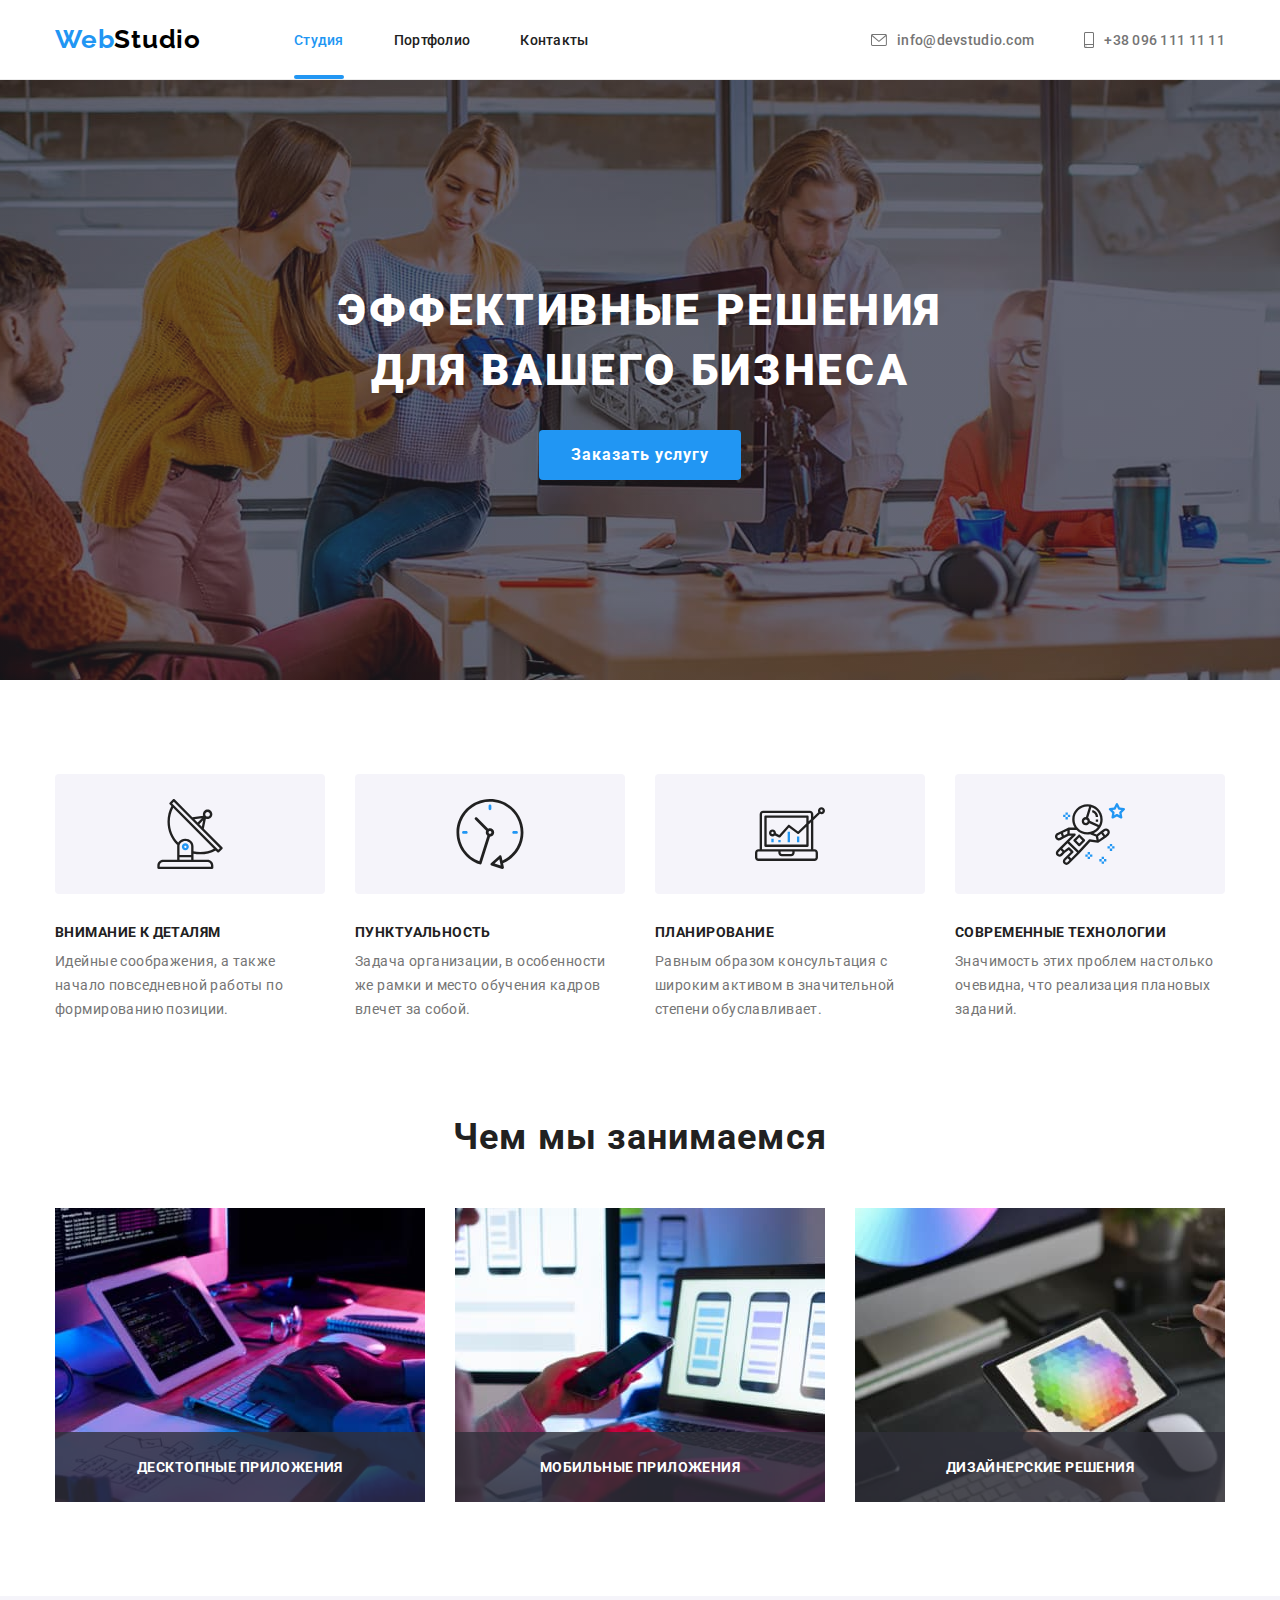
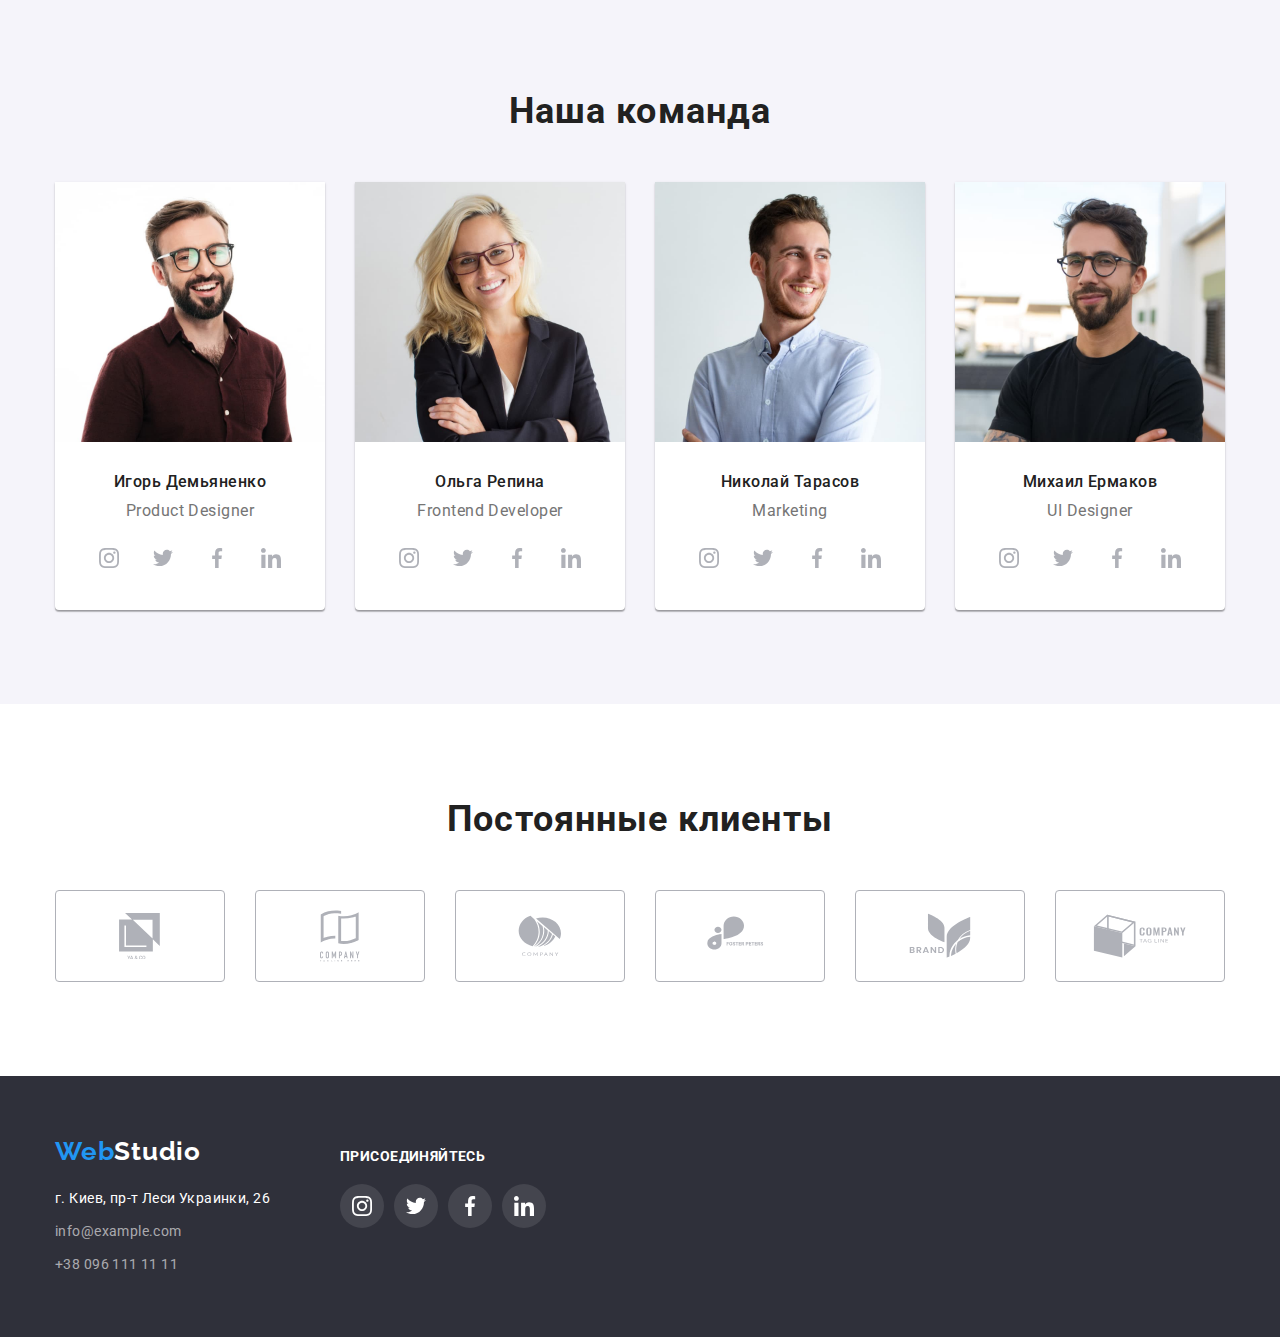
<file: index.html>
<!DOCTYPE html>
<html lang="ru">
    <head>
        <meta charset="UTF-8" />
        <meta http-equiv="X-UA-Compatible" content="IE=edge" />
        <meta name="viewport" content="width=device-width, initial-scale=1.0" />
        <title>Студия</title>
        <link rel="preconnect" href="https://fonts.gstatic.com" />
        <link
            href="https://fonts.googleapis.com/css2?family=Raleway:wght@700&family=Roboto:wght@400;500;700;900&display=swap"
            rel="stylesheet"
        />
        <link
            rel="stylesheet"
            href="https://cdnjs.cloudflare.com/ajax/libs/modern-normalize/1.0.0/modern-normalize.min.css"
        />
        <link rel="stylesheet" href="./css/styles.css" />
    </head>

    <!-- <svg>
        <use href="./images/icons/antenna.svg"></use>
    </svg> -->
    <!-- <svg>
        <use href="./images/icons/sprite.svg#icon-antenna"></use>
    </svg> -->
    <!-- <svg>
        <use href="./images/icons/sprite.svg#icon-mail"></use>
    </svg> -->
    <!-- <img src="./images/icons/antenna.svg" alt="" /> -->

    <body>
        <header class="header">
            <div class="container">
                <nav class="navigation">
                    <a href="/" class="logo">Web<span class="studio">Studio</span></a>
                    <ul class="site-nav">
                        <li class="site-nav-item">
                            <a href="./index.html" class="link current">Студия</a>
                        </li>
                        <li class="site-nav-item">
                            <a href="./portfolio.html" class="link">Портфолио</a>
                        </li>
                        <li class="site-nav-item"><a href="#" class="link">Контакты</a></li>
                    </ul>
                </nav>
                <ul class="contacts">
                    <li class="contacts-item">
                        <a href="mailto:info@devstudio.com" class="link">
                            <svg width="16" height="12">
                                <use href="./images/icons/sprite.svg#icon-mail"></use>
                            </svg>
                            info@devstudio.com
                        </a>
                    </li>
                    <li class="contacts-item">
                        <a href="tel:+380961111111" class="link">
                            <svg width="10" height="16">
                                <use href="./images/icons/sprite.svg#icon-phone"></use>
                            </svg>
                            +38 096 111 11 11
                        </a>
                    </li>
                </ul>
            </div>
        </header>

        <main>
            <section class="section hero overlay">
                <div class="container">
                    <h1 class="title">Эффективные решения для вашего бизнеса</h1>
                    <button type="button" class="button" data-modal-open>Заказать услугу</button>
                </div>
            </section>
            <section class="section advantages">
                <div class="container">
                    <h2 class="advantages-title">Главные преимущества</h2>
                    <ul class="advantages-list">
                        <li class="advantages-list-item">
                            <div class="advantages-list-item-icon">
                                <svg width="70" height="70">
                                    <use href="./images/icons/sprite.svg#icon-antenna"></use>
                                </svg>
                            </div>
                            <h3 class="title">Внимание к деталям</h3>
                            <p class="content">
                                Идейные соображения, а также начало повседневной работы по
                                формированию позиции.
                            </p>
                        </li>
                        <li class="advantages-list-item">
                            <div class="advantages-list-item-icon">
                                <svg width="70" height="70">
                                    <use href="./images/icons/sprite.svg#icon-clock"></use>
                                </svg>
                            </div>
                            <h3 class="title">Пунктуальность</h3>
                            <p class="content">
                                Задача организации, в особенности же рамки и место обучения кадров
                                влечет за собой.
                            </p>
                        </li>
                        <li class="advantages-list-item">
                            <div class="advantages-list-item-icon">
                                <svg width="70" height="70">
                                    <use href="./images/icons/sprite.svg#icon-diagram"></use>
                                </svg>
                            </div>
                            <h3 class="title">Планирование</h3>
                            <p class="content">
                                Равным образом консультация с широким активом в значительной степени
                                обуславливает.
                            </p>
                        </li>
                        <li class="advantages-list-item">
                            <div class="advantages-list-item-icon">
                                <svg width="70" height="70">
                                    <use href="./images/icons/sprite.svg#icon-astronaut"></use>
                                </svg>
                            </div>
                            <h3 class="title">Современные технологии</h3>
                            <p class="content">
                                Значимость этих проблем настолько очевидна, что реализация плановых
                                заданий.
                            </p>
                        </li>
                    </ul>
                </div>
            </section>
            <section class="section activities">
                <div class="container">
                    <h2 class="activities-title">Чем мы занимаемся</h2>
                    <ul class="activities-list">
                        <li class="activities-list-item">
                            <div class="activities-list-item-thumb">
                                <img
                                    class="activities-list-item-img"
                                    src="./images/boxone.jpg"
                                    width="370"
                                    alt="рабочий стол с планшетом"
                                />
                                <h3 class="activities-list-item-title">Десктопные приложения</h3>
                            </div>
                        </li>
                        <li class="activities-list-item">
                            <div class="activities-list-item-thumb">
                                <img
                                    class="activities-list-item-img"
                                    src="./images/boxtwo.jpg"
                                    width="370"
                                    alt="ноутбук и смартфон"
                                />
                                <h3 class="activities-list-item-title">Мобильные приложения</h3>
                            </div>
                        </li>
                        <li class="activities-list-item">
                            <div class="activities-list-item-thumb">
                                <img
                                    class="activities-list-item-img"
                                    src="./images/boxthree.jpg"
                                    width="370"
                                    alt="планшет и градиент"
                                />
                                <h3 class="activities-list-item-title">Дизайнерские решения</h3>
                            </div>
                        </li>
                    </ul>
                </div>
            </section>
            <section class="section team">
                <div class="container">
                    <h2 class="team-title">Наша команда</h2>
                    <ul class="team-list">
                        <li class="team-list-item">
                            <img
                                class="team-list-item-img"
                                src="./images/igor.jpg"
                                width="270"
                                alt="продуктовый дизайнер Игорь"
                            />
                            <h3 class="title">Игорь Демьяненко</h3>
                            <p class="content">Product Designer</p>
                            <ul class="icons-list">
                                <li class="icons-list-item">
                                    <a href="https://www.instagram.com" target="_blank">
                                        <svg width="20" height="20">
                                            <use
                                                href="./images/icons/sprite.svg#icon-instagram"
                                            ></use>
                                        </svg>
                                    </a>
                                </li>
                                <li class="icons-list-item">
                                    <a href="https://twitter.com" target="_blank">
                                        <svg width="20" height="20">
                                            <use
                                                href="./images/icons/sprite.svg#icon-twitter"
                                            ></use>
                                        </svg>
                                    </a>
                                </li>
                                <li class="icons-list-item">
                                    <a href="https://www.facebook.com" target="_blank">
                                        <svg width="20" height="20">
                                            <use
                                                href="./images/icons/sprite.svg#icon-facebook"
                                            ></use>
                                        </svg>
                                    </a>
                                </li>
                                <li class="icons-list-item">
                                    <a href="https://www.linkedin.com" target="_blank">
                                        <svg width="20" height="20">
                                            <use
                                                href="./images/icons/sprite.svg#icon-linkedin"
                                            ></use>
                                        </svg>
                                    </a>
                                </li>
                            </ul>
                        </li>
                        <li class="team-list-item">
                            <img
                                class="team-list-item-img"
                                src="./images/olga.jpg"
                                width="270"
                                alt="фронтенд Ольга"
                            />
                            <h3 class="title">Ольга Репина</h3>
                            <p class="content">Frontend Developer</p>
                            <ul class="icons-list">
                                <li class="icons-list-item">
                                    <a href="https://www.instagram.com" target="_blank">
                                        <svg width="20" height="20">
                                            <use
                                                href="./images/icons/sprite.svg#icon-instagram"
                                            ></use>
                                        </svg>
                                    </a>
                                </li>
                                <li class="icons-list-item">
                                    <a href="https://twitter.com" target="_blank">
                                        <svg width="20" height="20">
                                            <use
                                                href="./images/icons/sprite.svg#icon-twitter"
                                            ></use>
                                        </svg>
                                    </a>
                                </li>
                                <li class="icons-list-item">
                                    <a href="https://www.facebook.com" target="_blank">
                                        <svg width="20" height="20">
                                            <use
                                                href="./images/icons/sprite.svg#icon-facebook"
                                            ></use>
                                        </svg>
                                    </a>
                                </li>
                                <li class="icons-list-item">
                                    <a href="https://www.linkedin.com" target="_blank">
                                        <svg width="20" height="20">
                                            <use
                                                href="./images/icons/sprite.svg#icon-linkedin"
                                            ></use>
                                        </svg>
                                    </a>
                                </li>
                            </ul>
                        </li>
                        <li class="team-list-item">
                            <img
                                class="team-list-item-img"
                                src="./images/nikolai.jpg"
                                width="270"
                                alt="маркетолог Николай"
                            />
                            <h3 class="title">Николай Тарасов</h3>
                            <p class="content">Marketing</p>
                            <ul class="icons-list">
                                <li class="icons-list-item">
                                    <a href="https://www.instagram.com" target="_blank">
                                        <svg width="20" height="20">
                                            <use
                                                href="./images/icons/sprite.svg#icon-instagram"
                                            ></use>
                                        </svg>
                                    </a>
                                </li>
                                <li class="icons-list-item">
                                    <a href="https://twitter.com" target="_blank">
                                        <svg width="20" height="20">
                                            <use
                                                href="./images/icons/sprite.svg#icon-twitter"
                                            ></use>
                                        </svg>
                                    </a>
                                </li>
                                <li class="icons-list-item">
                                    <a href="https://www.facebook.com" target="_blank">
                                        <svg width="20" height="20">
                                            <use
                                                href="./images/icons/sprite.svg#icon-facebook"
                                            ></use>
                                        </svg>
                                    </a>
                                </li>
                                <li class="icons-list-item">
                                    <a href="https://www.linkedin.com" target="_blank">
                                        <svg width="20" height="20">
                                            <use
                                                href="./images/icons/sprite.svg#icon-linkedin"
                                            ></use>
                                        </svg>
                                    </a>
                                </li>
                            </ul>
                        </li>
                        <li class="team-list-item">
                            <img
                                class="team-list-item-img"
                                src="./images/mihail.jpg"
                                width="270"
                                alt="юи дизайнер Михаил"
                            />
                            <h3 class="title">Михаил Ермаков</h3>
                            <p class="content">UI Designer</p>
                            <ul class="icons-list">
                                <li class="icons-list-item">
                                    <a href="https://www.instagram.com" target="_blank">
                                        <svg width="20" height="20">
                                            <use
                                                href="./images/icons/sprite.svg#icon-instagram"
                                            ></use>
                                        </svg>
                                    </a>
                                </li>
                                <li class="icons-list-item">
                                    <a href="https://twitter.com" target="_blank">
                                        <svg width="20" height="20">
                                            <use
                                                href="./images/icons/sprite.svg#icon-twitter"
                                            ></use>
                                        </svg>
                                    </a>
                                </li>
                                <li class="icons-list-item">
                                    <a href="https://www.facebook.com" target="_blank">
                                        <svg width="20" height="20">
                                            <use
                                                href="./images/icons/sprite.svg#icon-facebook"
                                            ></use>
                                        </svg>
                                    </a>
                                </li>
                                <li class="icons-list-item">
                                    <a href="https://www.linkedin.com" target="_blank">
                                        <svg width="20" height="20">
                                            <use
                                                href="./images/icons/sprite.svg#icon-linkedin"
                                            ></use>
                                        </svg>
                                    </a>
                                </li>
                            </ul>
                        </li>
                    </ul>
                </div>
            </section>
            <section class="section clients">
                <div class="container">
                    <h2 class="clients-title">Постоянные клиенты</h2>
                    <ul class="clients-list">
                        <li class="clients-list-item">
                            <a href="#">
                                <svg width="41" height="46.7">
                                    <use href="./images/icons/sprite.svg#icon-yaco"></use>
                                </svg>
                            </a>
                        </li>
                        <li class="clients-list-item">
                            <a href="#">
                                <svg width="40" height="52">
                                    <use href="./images/icons/sprite.svg#icon-taglinehereco"></use>
                                </svg>
                            </a>
                        </li>
                        <li class="clients-list-item">
                            <a href="#">
                                <svg width="43.46" height="41.18">
                                    <use href="./images/icons/sprite.svg#icon-compco"></use>
                                </svg>
                            </a>
                        </li>
                        <li class="clients-list-item">
                            <a href="#">
                                <svg width="84.44" height="40.62">
                                    <use href="./images/icons/sprite.svg#icon-fosterco"></use>
                                </svg>
                            </a>
                        </li>
                        <li class="clients-list-item">
                            <a href="#">
                                <svg width="62.54" height="45.43">
                                    <use href="./images/icons/sprite.svg#icon-brandco"></use>
                                </svg>
                            </a>
                        </li>
                        <li class="clients-list-item">
                            <a href="#">
                                <svg width="93.79" height="43.93">
                                    <use href="./images/icons/sprite.svg#icon-taglineco"></use>
                                </svg>
                            </a>
                        </li>
                    </ul>
                </div>
            </section>
        </main>

        <footer class="footer">
            <div class="container">
                <div class="address-container">
                    <a href="/" class="logo">Web<span class="studio">Studio</span></a>
                    <address class="address">
                        <ul class="address-list">
                            <li class="address-list-item">
                                <a href="#" class="map">г. Киев, пр-т Леси Украинки, 26</a>
                            </li>
                            <li class="address-list-item">
                                <a href="mailto:info@example.com" class="link">info@example.com</a>
                            </li>
                            <li class="address-list-item">
                                <a href="tel:+380961111111" class="link">+38 096 111 11 11</a>
                            </li>
                        </ul>
                    </address>
                </div>
                <div class="social-list-container">
                    <h2 class="social-list-title">присоединяйтесь</h2>
                    <ul class="icons-list">
                        <li class="icons-list-item">
                            <a
                                href="https://www.instagram.com"
                                target="_blank"
                                class="footer-soc-link"
                            >
                                <svg width="20" height="20">
                                    <use href="./images/icons/sprite.svg#icon-instagram"></use>
                                </svg>
                            </a>
                        </li>
                        <li class="icons-list-item footer-icon">
                            <a href="https://twitter.com" target="_blank" class="footer-soc-link">
                                <svg width="20" height="20">
                                    <use href="./images/icons/sprite.svg#icon-twitter"></use>
                                </svg>
                            </a>
                        </li>
                        <li class="icons-list-item">
                            <a
                                href="https://www.facebook.com"
                                target="_blank"
                                class="footer-soc-link"
                            >
                                <svg width="20" height="20">
                                    <use href="./images/icons/sprite.svg#icon-facebook"></use>
                                </svg>
                            </a>
                        </li>
                        <li class="icons-list-item">
                            <a
                                href="https://www.linkedin.com"
                                target="_blank"
                                class="footer-soc-link"
                            >
                                <svg width="20" height="20">
                                    <use href="./images/icons/sprite.svg#icon-linkedin"></use>
                                </svg>
                            </a>
                        </li>
                    </ul>
                </div>
            </div>
        </footer>
        <!-- разметка модального окна -->
        <div class="backdrop is-hidden" data-modal>
            <div class="modal">
                <button class="modal-close" data-modal-close>
                    <svg class="modal-close-icon" width="18" height="18">
                        <use href="./images/icons/sprite.svg#icon-modal-close"></use>
                    </svg>
                </button>
            </div>
        </div>
        <!-- разметка модального окна -->
        <script src="./js/modal.js"></script>
    </body>
</html>
</file>
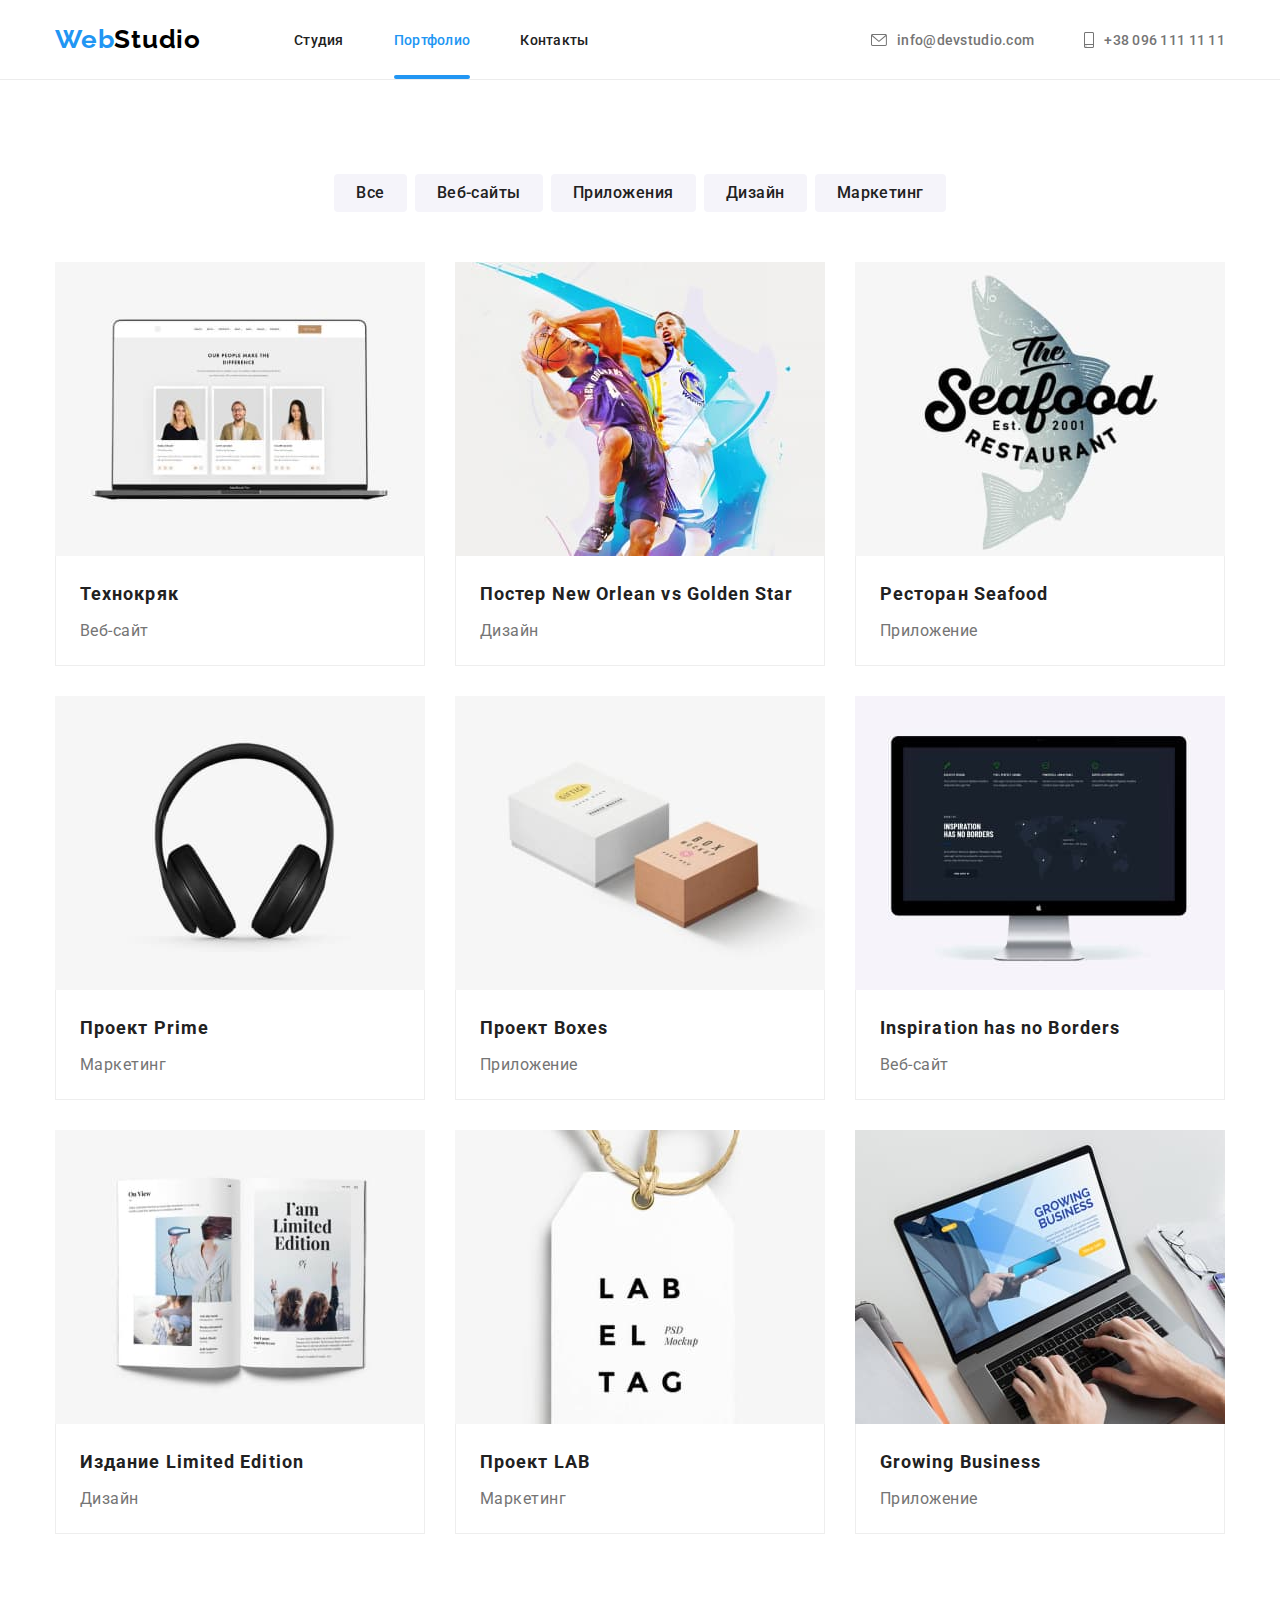
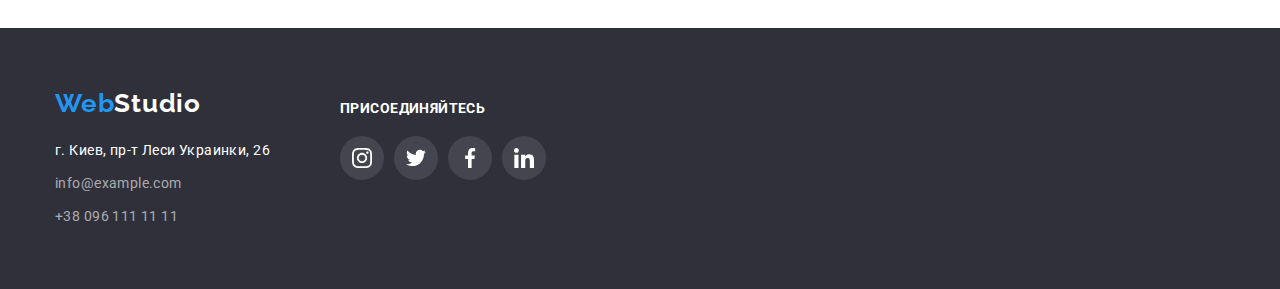
<file: portfolio.html>
<!DOCTYPE html>
<html lang="ru">
    <head>
        <meta charset="UTF-8" />
        <meta http-equiv="X-UA-Compatible" content="IE=edge" />
        <meta name="viewport" content="width=device-width, initial-scale=1.0" />
        <title>Портфолио</title>
        <link rel="preconnect" href="https://fonts.gstatic.com" />
        <link
            href="https://fonts.googleapis.com/css2?family=Raleway:wght@700&family=Roboto:wght@400;500;700;900&display=swap"
            rel="stylesheet"
        />
        <link
            rel="stylesheet"
            href="https://cdnjs.cloudflare.com/ajax/libs/modern-normalize/1.0.0/modern-normalize.min.css"
        />
        <link rel="stylesheet" href="./css/styles.css" />
    </head>

    <body>
        <header class="header">
            <div class="container">
                <nav class="navigation">
                    <a href="/" class="logo">Web<span class="studio">Studio</span></a>
                    <ul class="site-nav">
                        <li class="site-nav-item">
                            <a href="./index.html" class="link">Студия</a>
                        </li>
                        <li class="site-nav-item">
                            <a href="./portfolio.html" class="link current">Портфолио</a>
                        </li>
                        <li class="site-nav-item"><a href="#" class="link">Контакты</a></li>
                    </ul>
                </nav>
                <ul class="contacts">
                    <li class="contacts-item">
                        <a href="mailto:info@devstudio.com" class="link">
                            <svg width="16" height="12">
                                <use href="./images/icons/sprite.svg#icon-mail"></use>
                            </svg>
                            info@devstudio.com
                        </a>
                    </li>
                    <li class="contacts-item">
                        <a href="tel:+380961111111" class="link">
                            <svg width="10" height="16">
                                <use href="./images/icons/sprite.svg#icon-phone"></use>
                            </svg>
                            +38 096 111 11 11
                        </a>
                    </li>
                </ul>
            </div>
        </header>

        <main>
            <h1 class="portfolio-title">портфолио компании</h1>
            <section class="section">
                <div class="container">
                    <h2 class="filter-title">фильтр и проекты</h2>
                    <ul class="filter-button-list">
                        <li class="filter-button-list-item">
                            <button type="button" class="button">Все</button>
                        </li>
                        <li class="filter-button-list-item">
                            <button type="button" class="button">Веб-сайты</button>
                        </li>
                        <li class="filter-button-list-item">
                            <button type="button" class="button">Приложения</button>
                        </li>
                        <li class="filter-button-list-item">
                            <button type="button" class="button">Дизайн</button>
                        </li>
                        <li class="filter-button-list-item">
                            <button type="button" class="button">Маркетинг</button>
                        </li>
                    </ul>

                    <ul class="examples-list">
                        <li class="examples-list-item">
                            <article class="examples-card">
                                <div class="examples-card-pic">
                                    <img src="./images/technokriak.jpg" width="370" alt="ноутбук" />
                                    <p>
                                        Технокряк это современная площадка распространения
                                        коронавируса. Компании используют эту платформу для
                                        цифрового шпионажа и атак на защищённые сервера конкурентов.
                                    </p>
                                </div>

                                <div class="examples-card-content">
                                    <h3 class="title">Технокряк</h3>
                                    <p class="content">Веб-сайт</p>
                                </div>
                            </article>
                        </li>
                        <li class="examples-list-item">
                            <article class="examples-card">
                                <div class="examples-card-pic">
                                    <img
                                        src="./images/poster.jpg"
                                        width="370"
                                        alt="баскетболисты"
                                    />
                                    <p>
                                        Технокряк это современная площадка распространения
                                        коронавируса. Компании используют эту платформу для
                                        цифрового шпионажа и атак на защищённые сервера конкурентов.
                                    </p>
                                </div>

                                <div class="examples-card-content">
                                    <h3 class="title">Постер New Orlean vs Golden Star</h3>
                                    <p class="content">Дизайн</p>
                                </div>
                            </article>
                        </li>
                        <li class="examples-list-item">
                            <article class="examples-card">
                                <div class="examples-card-pic">
                                    <img
                                        src="./images/seafood.jpg"
                                        width="370"
                                        alt="лого ресторана"
                                    />
                                    <p>
                                        Технокряк это современная площадка распространения
                                        коронавируса. Компании используют эту платформу для
                                        цифрового шпионажа и атак на защищённые сервера конкурентов.
                                    </p>
                                </div>

                                <div class="examples-card-content">
                                    <h3 class="title">Ресторан Seafood</h3>
                                    <p class="content">Приложение</p>
                                </div>
                            </article>
                        </li>
                        <li class="examples-list-item">
                            <article class="examples-card">
                                <div class="examples-card-pic">
                                    <img src="./images/prime.jpg" width="370" alt="наушники" />
                                    <p>
                                        Технокряк это современная площадка распространения
                                        коронавируса. Компании используют эту платформу для
                                        цифрового шпионажа и атак на защищённые сервера конкурентов.
                                    </p>
                                </div>

                                <div class="examples-card-content">
                                    <h3 class="title">Проект Prime</h3>
                                    <p class="content">Маркетинг</p>
                                </div>
                            </article>
                        </li>
                        <li class="examples-list-item">
                            <article class="examples-card">
                                <div class="examples-card-pic">
                                    <img src="./images/boxes.jpg" width="370" alt="коробки" />
                                    <p>
                                        Технокряк это современная площадка распространения
                                        коронавируса. Компании используют эту платформу для
                                        цифрового шпионажа и атак на защищённые сервера конкурентов.
                                    </p>
                                </div>

                                <div class="examples-card-content">
                                    <h3 class="title">Проект Boxes</h3>
                                    <p class="content">Приложение</p>
                                </div>
                            </article>
                        </li>
                        <li class="examples-list-item">
                            <article class="examples-card">
                                <div class="examples-card-pic">
                                    <img src="./images/noborders.jpg" width="370" alt="монитор" />
                                    <p>
                                        Технокряк это современная площадка распространения
                                        коронавируса. Компании используют эту платформу для
                                        цифрового шпионажа и атак на защищённые сервера конкурентов.
                                    </p>
                                </div>

                                <div class="examples-card-content">
                                    <h3 class="title">Inspiration has no Borders</h3>
                                    <p class="content">Веб-сайт</p>
                                </div>
                            </article>
                        </li>
                        <li class="examples-list-item">
                            <article class="examples-card">
                                <div class="examples-card-pic">
                                    <img src="./images/limiteded.jpg" width="370" alt="книжка" />
                                    <p>
                                        Технокряк это современная площадка распространения
                                        коронавируса. Компании используют эту платформу для
                                        цифрового шпионажа и атак на защищённые сервера конкурентов.
                                    </p>
                                </div>

                                <div class="examples-card-content">
                                    <h3 class="title">Издание Limited Edition</h3>
                                    <p class="content">Дизайн</p>
                                </div>
                            </article>
                        </li>
                        <li class="examples-list-item">
                            <article class="examples-card">
                                <div class="examples-card-pic">
                                    <img src="./images/lab.jpg" width="370" alt="бирка" />
                                    <p>
                                        Технокряк это современная площадка распространения
                                        коронавируса. Компании используют эту платформу для
                                        цифрового шпионажа и атак на защищённые сервера конкурентов.
                                    </p>
                                </div>

                                <div class="examples-card-content">
                                    <h3 class="title">Проект LAB</h3>
                                    <p class="content">Маркетинг</p>
                                </div>
                            </article>
                        </li>
                        <li class="examples-list-item">
                            <article class="examples-card">
                                <div class="examples-card-pic">
                                    <img
                                        src="./images/growingb.jpg"
                                        width="370"
                                        alt="работа с ноутбуком"
                                    />
                                    <p>
                                        Технокряк это современная площадка распространения
                                        коронавируса. Компании используют эту платформу для
                                        цифрового шпионажа и атак на защищённые сервера конкурентов.
                                    </p>
                                </div>

                                <div class="examples-card-content">
                                    <h3 class="title">Growing Business</h3>
                                    <p class="content">Приложение</p>
                                </div>
                            </article>
                        </li>
                    </ul>
                </div>
            </section>
        </main>

        <footer class="footer">
            <div class="container">
                <div class="address-container">
                    <a href="/" class="logo">Web<span class="studio">Studio</span></a>
                    <address class="address">
                        <ul class="address-list">
                            <li class="address-list-item">
                                <a href="#" class="map">г. Киев, пр-т Леси Украинки, 26</a>
                            </li>
                            <li class="address-list-item">
                                <a href="mailto:info@example.com" class="link">info@example.com</a>
                            </li>
                            <li class="address-list-item">
                                <a href="tel:+380961111111" class="link">+38 096 111 11 11</a>
                            </li>
                        </ul>
                    </address>
                </div>
                <div class="social-list-container">
                    <h2 class="social-list-title">присоединяйтесь</h2>
                    <ul class="icons-list">
                        <li class="icons-list-item">
                            <a
                                href="https://www.instagram.com"
                                target="_blank"
                                class="footer-soc-link"
                            >
                                <svg width="20" height="20">
                                    <use href="./images/icons/sprite.svg#icon-instagram"></use>
                                </svg>
                            </a>
                        </li>
                        <li class="icons-list-item footer-icon">
                            <a href="https://twitter.com" target="_blank" class="footer-soc-link">
                                <svg width="20" height="20">
                                    <use href="./images/icons/sprite.svg#icon-twitter"></use>
                                </svg>
                            </a>
                        </li>
                        <li class="icons-list-item">
                            <a
                                href="https://www.facebook.com"
                                target="_blank"
                                class="footer-soc-link"
                            >
                                <svg width="20" height="20">
                                    <use href="./images/icons/sprite.svg#icon-facebook"></use>
                                </svg>
                            </a>
                        </li>
                        <li class="icons-list-item">
                            <a
                                href="https://www.linkedin.com"
                                target="_blank"
                                class="footer-soc-link"
                            >
                                <svg width="20" height="20">
                                    <use href="./images/icons/sprite.svg#icon-linkedin"></use>
                                </svg>
                            </a>
                        </li>
                    </ul>
                </div>
            </div>
        </footer>
    </body>
</html>
</file>
<file: css/styles.css>
:root {
    --primary-text-color: #212121;
    --secondary-text-color: #757575;
    --third-color: #ffffff;
    --focus-color: #2196f3;
    --examples-card-pic-bcg: rgba(33, 150, 243, 0.9);
    --hero-bcg: #c4c4c4;
    --hero-bcg-gradient: rgba(47, 48, 58, 0.4);
    --activities-li-title-bcg: rgba(47, 48, 58, 0.8);
    --footer-bcg: #2f303a;
    --studio-text-color: #000000;
    --contacts-text-color: #757575;
    --footer-contact: rgba(255, 255, 255, 0.6);
    --footer-social-bcg: rgba(255, 255, 255, 0.1);
    --filter-button-color: #f5f4fa;
    --examples-card-border: #eeeeee;
    --icons-fill: #afb1b8;
}

/* глобальные стили */
body {
    font-family: 'Roboto', sans-serif;
    font-style: normal;
    color: var(--primary-text-color);
    background-color: var(--third-color);
}

ul,
p,
h1,
h2,
h3 {
    margin: 0;
    padding: 0;
    list-style: none;
}

.container {
    width: 1200px;
    margin: 0 auto;
    padding: 0 15px;
    /* outline: 1px solid red; */
}

.section {
    padding-top: 94px;
    padding-bottom: 94px;
}
/* глобальные стили */

/* стили для header */
.header {
    border-bottom: 1px solid #ececec;
}

.header .container {
    display: flex;
    justify-content: space-between;
    align-items: center;
}

.navigation {
    display: flex;
}

.logo {
    display: block;
    font-family: Raleway;
    font-style: normal;
    font-weight: bold;
    font-size: 26px;
    line-height: 1.192;
    letter-spacing: 0.03em;
    color: var(--focus-color);
    text-decoration: none;
}

.header .logo {
    padding-top: 24px;
    padding-bottom: 24px;
    margin-right: 93px;
}

.header .studio {
    color: var(--studio-text-color);
}

.site-nav {
    display: flex;
}

.site-nav-item .link {
    position: relative;
    display: block;
    font-weight: 500;
    font-size: 14px;
    line-height: 1.143;
    letter-spacing: 0.02em;
    color: var(--primary-text-color);
    text-decoration: none;
    padding-top: 32px;
    padding-bottom: 31px;
    transition: color 250ms cubic-bezier(0.4, 0, 0.2, 1);
}

.site-nav-item .current::after {
    content: '';
    position: absolute;
    bottom: 0;
    display: block;
    width: 100%;
    height: 4px;
    border-radius: 2px;
    background-color: var(--focus-color);
}

.site-nav-item:not(:last-child) {
    margin-right: 50px;
}

.site-nav-item .current {
    color: var(--focus-color);
}

.site-nav-item .link:hover,
.site-nav-item .link:focus {
    color: var(--focus-color);
}

.contacts {
    display: flex;
    /* align-items: center; */
}

.contacts-item:not(:last-child) {
    margin-right: 50px;
}

.contacts-item .link {
    display: flex;
    align-items: center;
    font-weight: 500;
    font-size: 14px;
    line-height: 1.143;
    letter-spacing: 0.02em;
    color: var(--contacts-text-color);
    text-decoration: none;
    padding-top: 32px;
    padding-bottom: 31px;
    fill: currentColor;
    transition: color 250ms cubic-bezier(0.4, 0, 0.2, 1);
}

.contacts-item .link:hover,
.contacts-item .link:focus {
    color: var(--focus-color);
    fill: currentColor;
}

.contacts-item svg {
    margin-right: 10px;
}
/* стили для header */

/* стили для footer */
.footer {
    background-color: var(--footer-bcg);
}

.footer .container {
    display: flex;
}

.footer .studio {
    color: var(--third-color);
}

.footer .logo {
    display: inline-block;
    margin-bottom: 20px;
}

.address-container {
    padding-top: 60px;
    padding-bottom: 60px;
    margin-right: 70px;
}

.address {
    font-style: normal;
    font-weight: normal;
    font-size: 14px;
    line-height: 1.714;
    letter-spacing: 0.03em;
}

.address-list-item .map {
    color: var(--third-color);
    text-decoration: none;
    transition: color 250ms cubic-bezier(0.4, 0, 0.2, 1);
}

.address-list-item .map:hover,
.address-list-item .map:focus {
    color: var(--focus-color);
}

.address-list-item .link {
    color: var(--footer-contact);
    text-decoration: none;
    transition: color 250ms cubic-bezier(0.4, 0, 0.2, 1);
}

.address-list-item .link:hover,
.address-list-item .link:focus {
    color: var(--focus-color);
}

.address-list-item:not(:last-child) {
    margin-bottom: 9px;
}

.social-list-container {
    padding-top: 72px;
}

.social-list-title {
    color: var(--third-color);
    font-size: 14px;
    line-height: 1.143;
    letter-spacing: 0.03em;
    text-transform: uppercase;
    margin-bottom: 20px;
}

.icons-list-item .footer-soc-link {
    background-color: var(--footer-social-bcg);
    fill: var(--third-color);
}
/* стили для footer */

/* стили index.html main  */
/* hero section */
.section.hero {
    padding-top: 200px;
    padding-bottom: 200px;
}

.hero {
    background-color: var(--hero-bcg);
}

.hero .title {
    color: var(--third-color);
    font-weight: 900;
    font-size: 44px;
    line-height: 1.364;
    letter-spacing: 0.06em;
    text-transform: uppercase;
    text-align: center;

    width: 696px;
    margin: 0 auto 30px;
}

.button {
    font-style: normal;
    background: var(--focus-color);
    color: var(--third-color);
    font-weight: 700;
    font-size: 16px;
    line-height: 1.875;
    display: block;
    letter-spacing: 0.06em;

    border: none;
    border-radius: 4px;
    padding: 10px 32px;
    margin: 0 auto;
    transition: background 250ms cubic-bezier(0.4, 0, 0.2, 1);
}

.button:hover,
.button:focus {
    cursor: pointer;
    background: #188ce8;
}

.overlay {
    background-image: linear-gradient(to top, var(--hero-bcg-gradient), var(--hero-bcg-gradient)),
        url(../images/hero-bcg-pic.jpg);
    background-repeat: no-repeat;
    background-position: center;
    background-size: 1600px 600px;
}
/* hero section */

/* advantages section */
/* общий стиль скрытых заголовков "Главные преимущества", "портфолио компании" и "фильтр и проекты"  */
.advantages-title,
.portfolio-title,
.filter-title {
    font-size: 0;
    text-align: center;
}
/* общий стиль скрытых заголовков "Главные преимущества", "портфолио компании" и "фильтр и проекты"  */

.advantages-list {
    display: flex;
}

.advantages-list-item {
    flex-basis: calc((100% - 90px) / 4);
}

.advantages-list-item:not(:nth-child(4n)) {
    margin-right: 30px;
}

.advantages-list-item-icon {
    background-color: var(--filter-button-color);
    height: 120px;
    display: flex;
    justify-content: center;
    align-items: center;
    margin-bottom: 30px;
    border-radius: 4px;
}
.advantages-list-item-icon > svg {
    display: block;
}

.advantages-list-item > .title {
    font-weight: 700;
    font-size: 14px;
    line-height: 1.143;
    letter-spacing: 0.03em;
    text-transform: uppercase;

    margin-bottom: 10px;
}

.advantages-list-item > .content {
    font-size: 14px;
    line-height: 1.714;
    letter-spacing: 0.03em;
    color: var(--contacts-text-color);
}
/* advantages section */

/* activities section */
.section.activities {
    padding-top: 0;
}

/* общие стили заголовков для секций activities, team и clients */
.activities-title,
.team-title,
.clients-title {
    font-weight: 700;
    font-size: 36px;
    line-height: 1.167;
    letter-spacing: 0.03em;
    text-align: center;
    margin-bottom: 50px;
}
/* общие стили заголовков для секций activities и team */

.activities-list {
    display: flex;
}

.activities-list-item {
    flex-basis: calc((100% - 60px) / 3);
}

.activities-list-item:not(:last-child) {
    margin-right: 30px;
}

.activities-list-item-thumb {
    position: relative;
}

.activities-list-item-img {
    display: block;
    max-width: 100%;
}

.activities-list-item-title {
    position: absolute;
    bottom: 0;
    width: 100%;
    padding: 27px 0;
    background-color: var(--activities-li-title-bcg);
    text-align: center;
    font-size: 14px;
    line-height: 1.172;
    letter-spacing: 0.03em;
    text-transform: uppercase;
    color: var(--third-color);
}
/* activities section */

/* team section */
.team {
    background-color: var(--filter-button-color);
}

.team-list {
    display: flex;
}

.team-list-item {
    flex-basis: calc((100% - 90px) / 4);
    background-color: var(--third-color);
    box-shadow: 0px 1px 3px rgba(0, 0, 0, 0.12), 0px 1px 1px rgba(0, 0, 0, 0.14),
        0px 2px 1px rgba(0, 0, 0, 0.2);
    border-radius: 0px 0px 4px 4px;
    padding-bottom: 30px;
}

.team-list-item:not(:last-child) {
    margin-right: 30px;
}

.team-list-item-img {
    display: block;
    max-width: 100%;
    margin-bottom: 30px;
}

.team-list-item .title {
    font-weight: 500;
    font-size: 16px;
    line-height: 1.188;
    letter-spacing: 0.03em;
    text-align: center;
    margin-bottom: 10px;
}

.team-list-item .content {
    font-size: 16px;
    line-height: 1.188;
    letter-spacing: 0.03em;
    color: var(--contacts-text-color);
    text-align: center;
    margin-bottom: 16px;
}

.icons-list {
    display: flex;
    justify-content: center;
}

.icons-list-item {
    width: 44px;
    height: 44px;
}

.icons-list-item a {
    display: flex;
    justify-content: center;
    align-items: center;
    height: 100%;
    border-radius: 50%;
    fill: #afb1b8;
    transition: fill 250ms cubic-bezier(0.4, 0, 0.2, 1),
        background-color 250ms cubic-bezier(0.4, 0, 0.2, 1);
}

.icons-list-item svg {
    display: block;
}

.icons-list-item:not(:last-child) {
    margin-right: 10px;
}

.icons-list-item a:hover,
.icons-list-item a:focus {
    background-color: var(--focus-color);
    fill: var(--third-color);
}

/* team section */

/* clients section */
.clients-list {
    display: flex;
}

.clients-list-item {
    flex-basis: calc((100% - 150px) / 6);
    height: 92px;
}

.clients-list-item:not(:last-child) {
    margin-right: 30px;
}

.clients-list-item a {
    display: flex;
    justify-content: center;
    align-items: center;
    height: 100%;
    border: 1px solid var(--icons-fill);
    border-radius: 4px;
    fill: var(--icons-fill);
    transition: fill 250ms cubic-bezier(0.4, 0, 0.2, 1), border 250ms cubic-bezier(0.4, 0, 0.2, 1);
}

.clients-list-item a:hover,
.clients-list-item a:focus {
    border: 1px solid var(--focus-color);
    fill: var(--focus-color);
}

.clients-list-item svg {
    display: block;
}
/* clients section */
/* стили index.html main  */

/* стили для portofolio.html main */
/* filter-button-list */
.filter-button-list {
    display: flex;
    justify-content: center;
    margin-bottom: 50px;
}

.filter-button-list-item:not(:last-child) {
    margin-right: 8px;
}

.filter-button-list-item .button {
    background: var(--filter-button-color);
    color: var(--primary-text-color);
    font-weight: 500;
    line-height: 1.625;
    letter-spacing: 0.03em;
    padding: 6px 22px;
    transition: background 250ms cubic-bezier(0.4, 0, 0.2, 1),
        color 250ms cubic-bezier(0.4, 0, 0.2, 1), box-shdow 250ms cubic-bezier(0.4, 0, 0.2, 1);
}

.filter-button-list-item .button:hover,
.filter-button-list-item .button:focus {
    background: var(--focus-color);
    color: var(--third-color);
    box-shadow: 0px 3px 1px rgba(0, 0, 0, 0.1), 0px 1px 2px rgba(0, 0, 0, 0.08),
        0px 2px 2px rgba(0, 0, 0, 0.12);
}
/* filter-button-list */

/* examples-list */
.examples-list {
    display: flex;
    flex-wrap: wrap;

    margin-left: -30px;
    margin-top: -30px;
}

.examples-list-item {
    flex-basis: calc(100% / 3 - 30px);
    margin-left: 30px;
    margin-top: 30px;
}

/* .examples-card {
    position: relative;
} */
.examples-card {
    transition: box-shadow 250ms cubic-bezier(0.4, 0, 0.2, 1);
    cursor: pointer;
}

.examples-card:hover {
    box-shadow: 0px 1px 1px rgba(0, 0, 0, 0.12), 0px 4px 4px rgba(0, 0, 0, 0.06),
        1px 4px 6px rgba(0, 0, 0, 0.16);
}

.examples-card-pic {
    position: relative;
    overflow: hidden;
}

.examples-card-pic > img {
    display: block;
    max-width: 100%;
}

.examples-card-pic > p {
    position: absolute;
    top: 100%;
    height: 100%;
    padding: 63px 24px;
    background-color: var(--examples-card-pic-bcg);
    font-size: 18px;
    line-height: 1.556;
    letter-spacing: 0.03em;
    color: var(--third-color);
    transition: transform, 250ms cubic-bezier(0.4, 0, 0.2, 1);
}

.examples-card:hover .examples-card-pic > p {
    transform: translateY(-100%);
}

.examples-card-content {
    padding: 20px 24px 19px;
    border-left: 1px solid var(--examples-card-border);
    border-right: 1px solid var(--examples-card-border);
    border-bottom: 1px solid var(--examples-card-border);
}

.examples-card-content .title {
    font-weight: 700;
    font-size: 18px;
    line-height: 2;
    letter-spacing: 0.06em;

    margin-bottom: 4px;
}

.examples-card-content .content {
    font-size: 16px;
    line-height: 1.875;
    letter-spacing: 0.03em;
    color: var(--contacts-text-color);
}
/* examples-list */
/* стили для portofolio.html main */

/* стили backdrop и модального окна */
.backdrop {
    position: fixed;
    top: 0;
    left: 0;
    width: 100vw;
    height: 100vh;
    background-color: rgba(0, 0, 0, 0.2);
    transition: transform 250ms cubic-bezier(0.4, 0, 0.2, 1),
        opacity 250ms cubic-bezier(0.4, 0, 0.2, 1);
}

.backdrop.is-hidden {
    opacity: 0;
    pointer-events: none;
    visibility: visible;
    transform: scale(0);
}

.modal {
    position: absolute;
    top: 50%;
    left: 50%;
    transform: translate(-50%, -50%);
    width: 528px;
    height: 581px;
    background-color: var(--third-color);
    box-shadow: 0px 1px 3px rgba(0, 0, 0, 0.12), 0px 1px 1px rgba(0, 0, 0, 0.14),
        0px 2px 1px rgba(0, 0, 0, 0.2);
    border-radius: 4px;
}

.modal-close {
    position: absolute;
    top: 8px;
    right: 8px;
    width: 30px;
    height: 30px;
    padding: 0;
    background-color: transparent;
    border: 1px solid rgba(0, 0, 0, 0.1);
    border-radius: 50%;
    display: flex;
    justify-content: center;
    align-items: center;
    cursor: pointer;
    transition: background-color 250ms cubic-bezier(0.4, 0, 0.2, 1),
        fill 250ms cubic-bezier(0.4, 0, 0.2, 1);
}

.modal-close:hover,
.modal-close:focus {
    background-color: var(--focus-color);
    fill: var(--third-color);
}

.modal-close-icon {
    display: block;
}
/* стили backdrop и модального окна */
</file>
